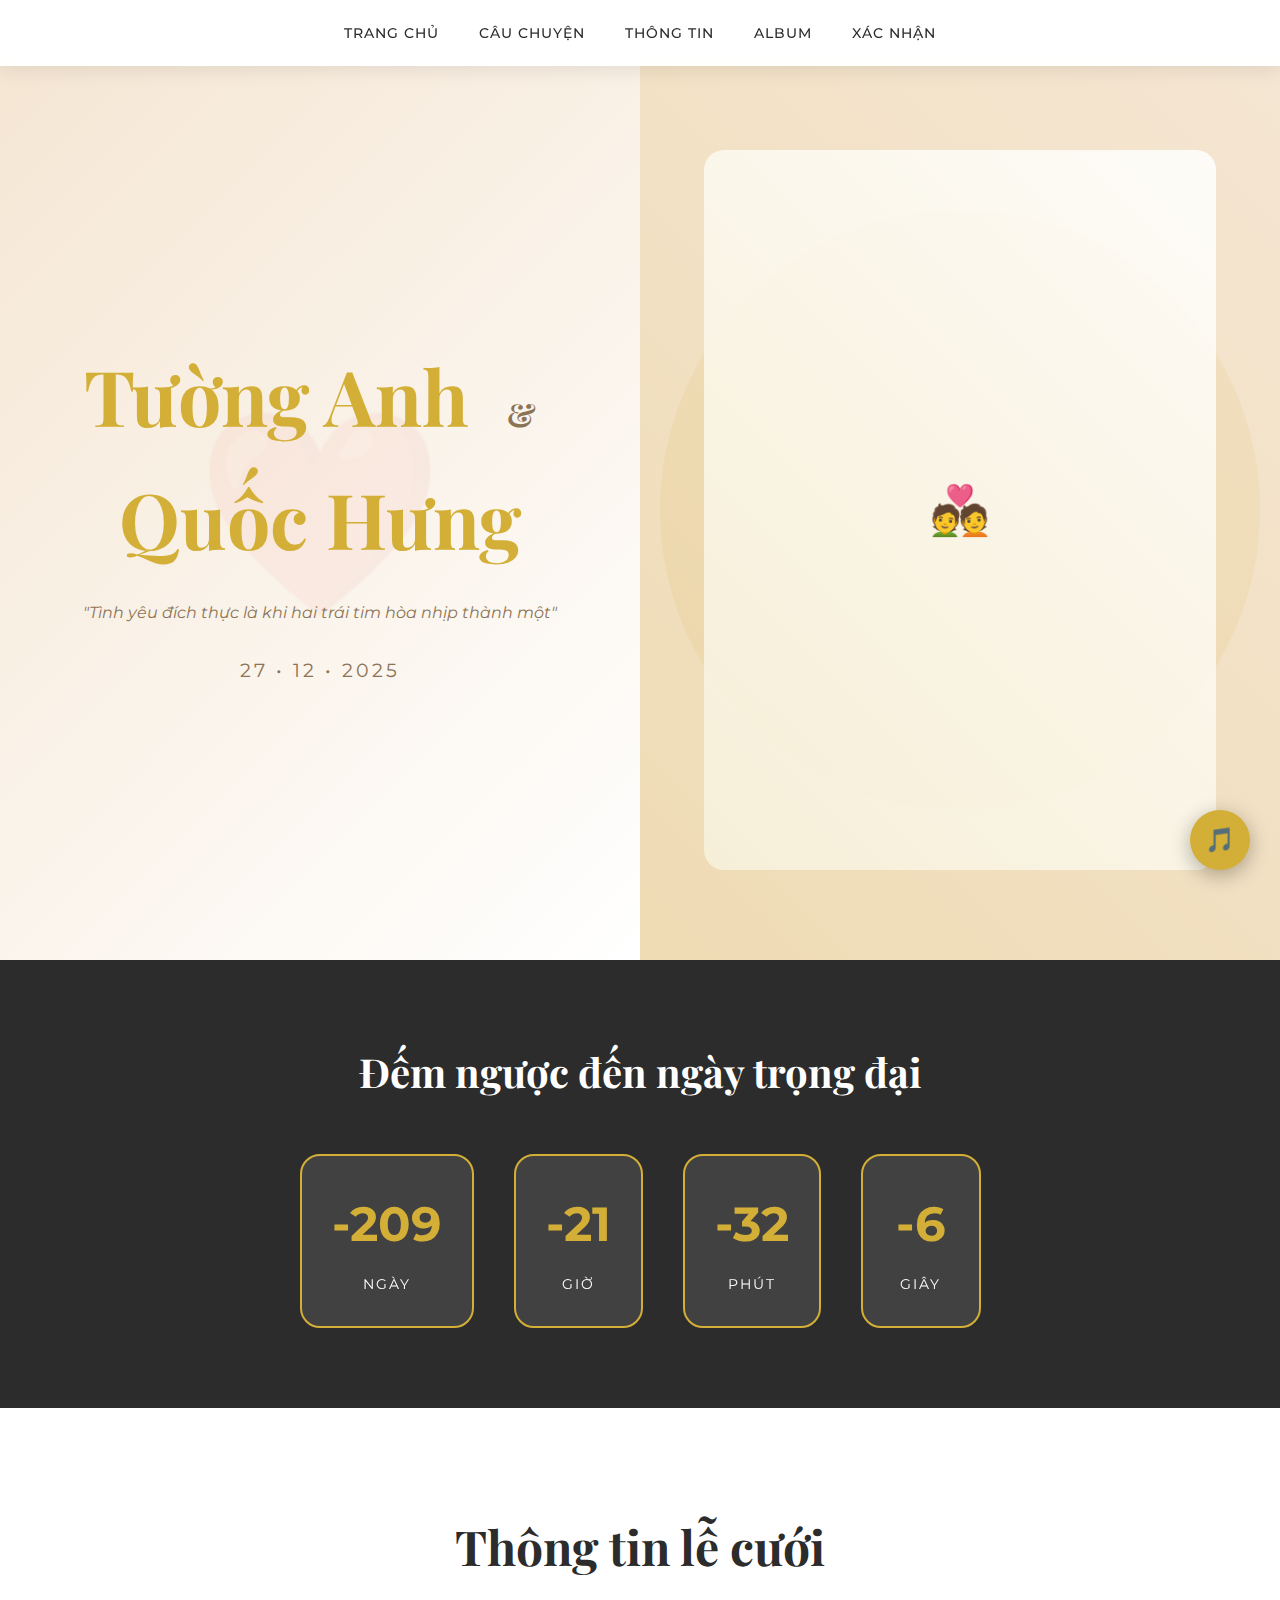
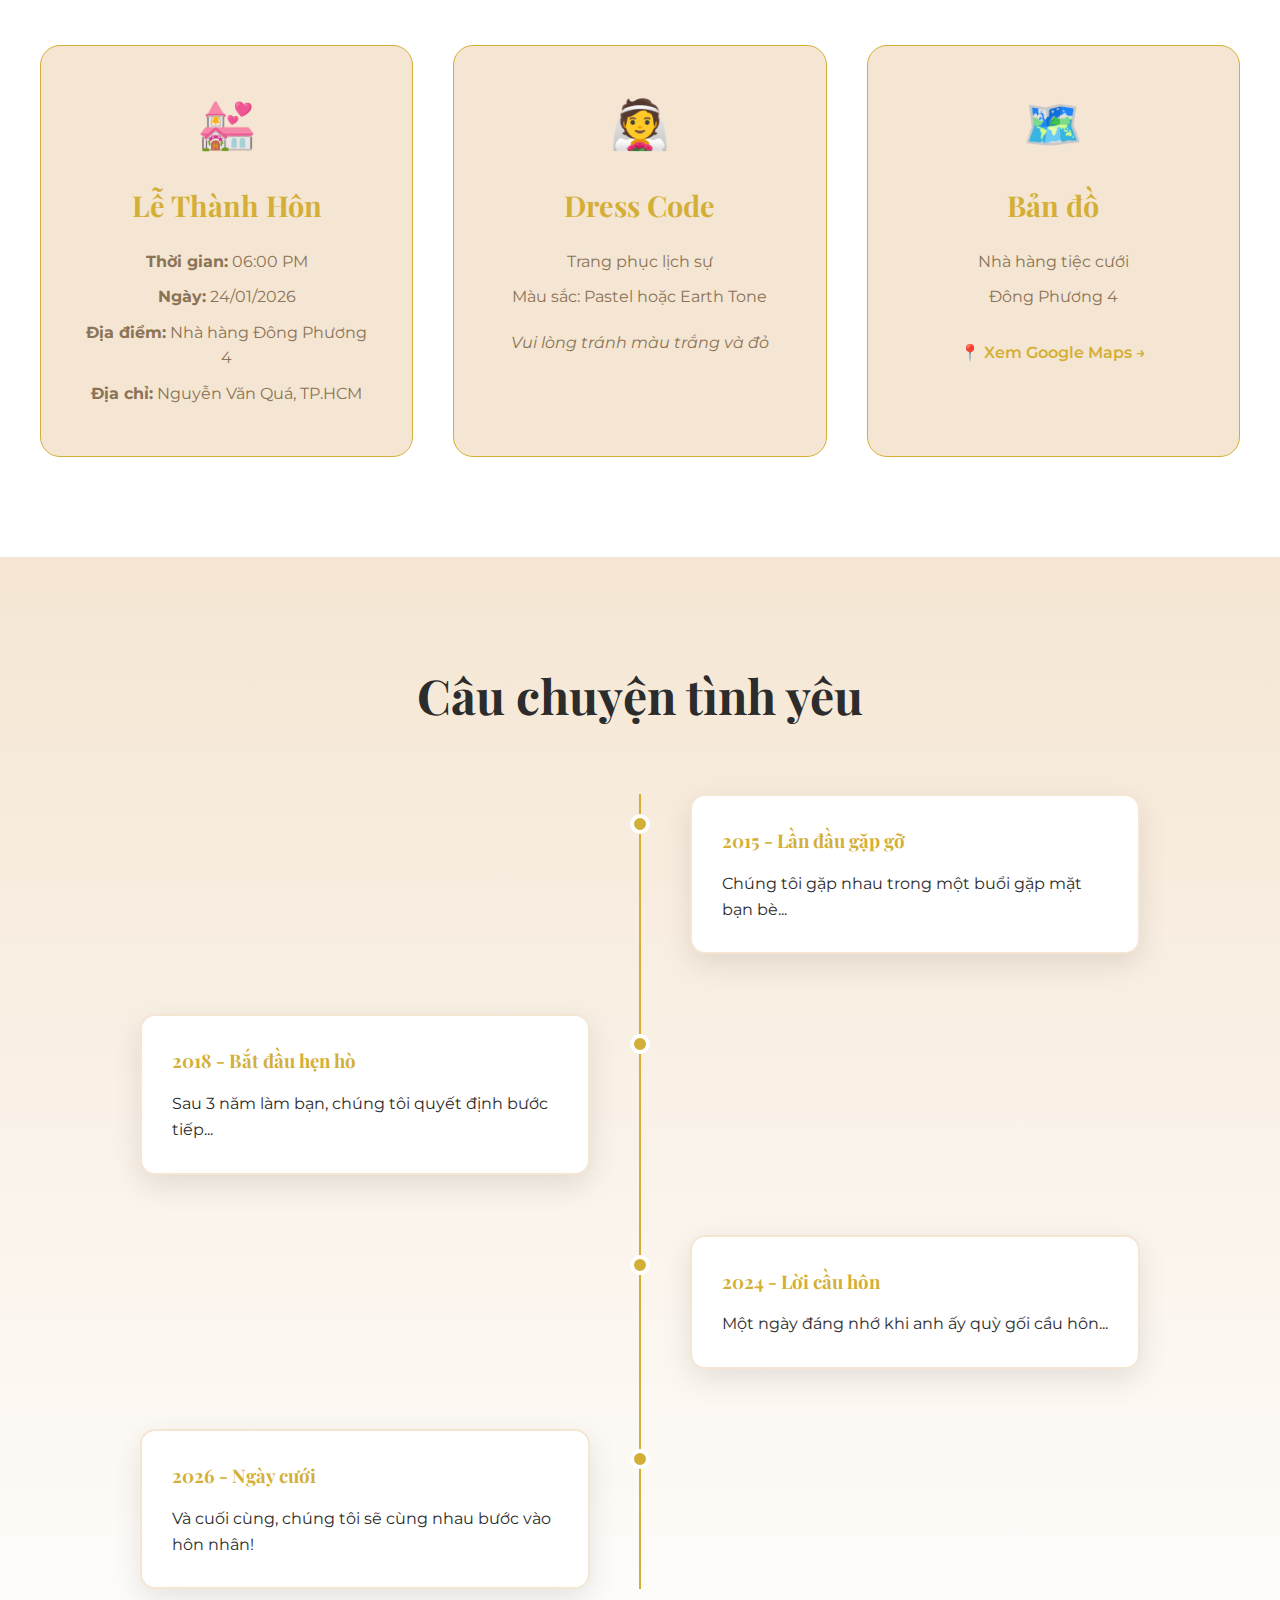
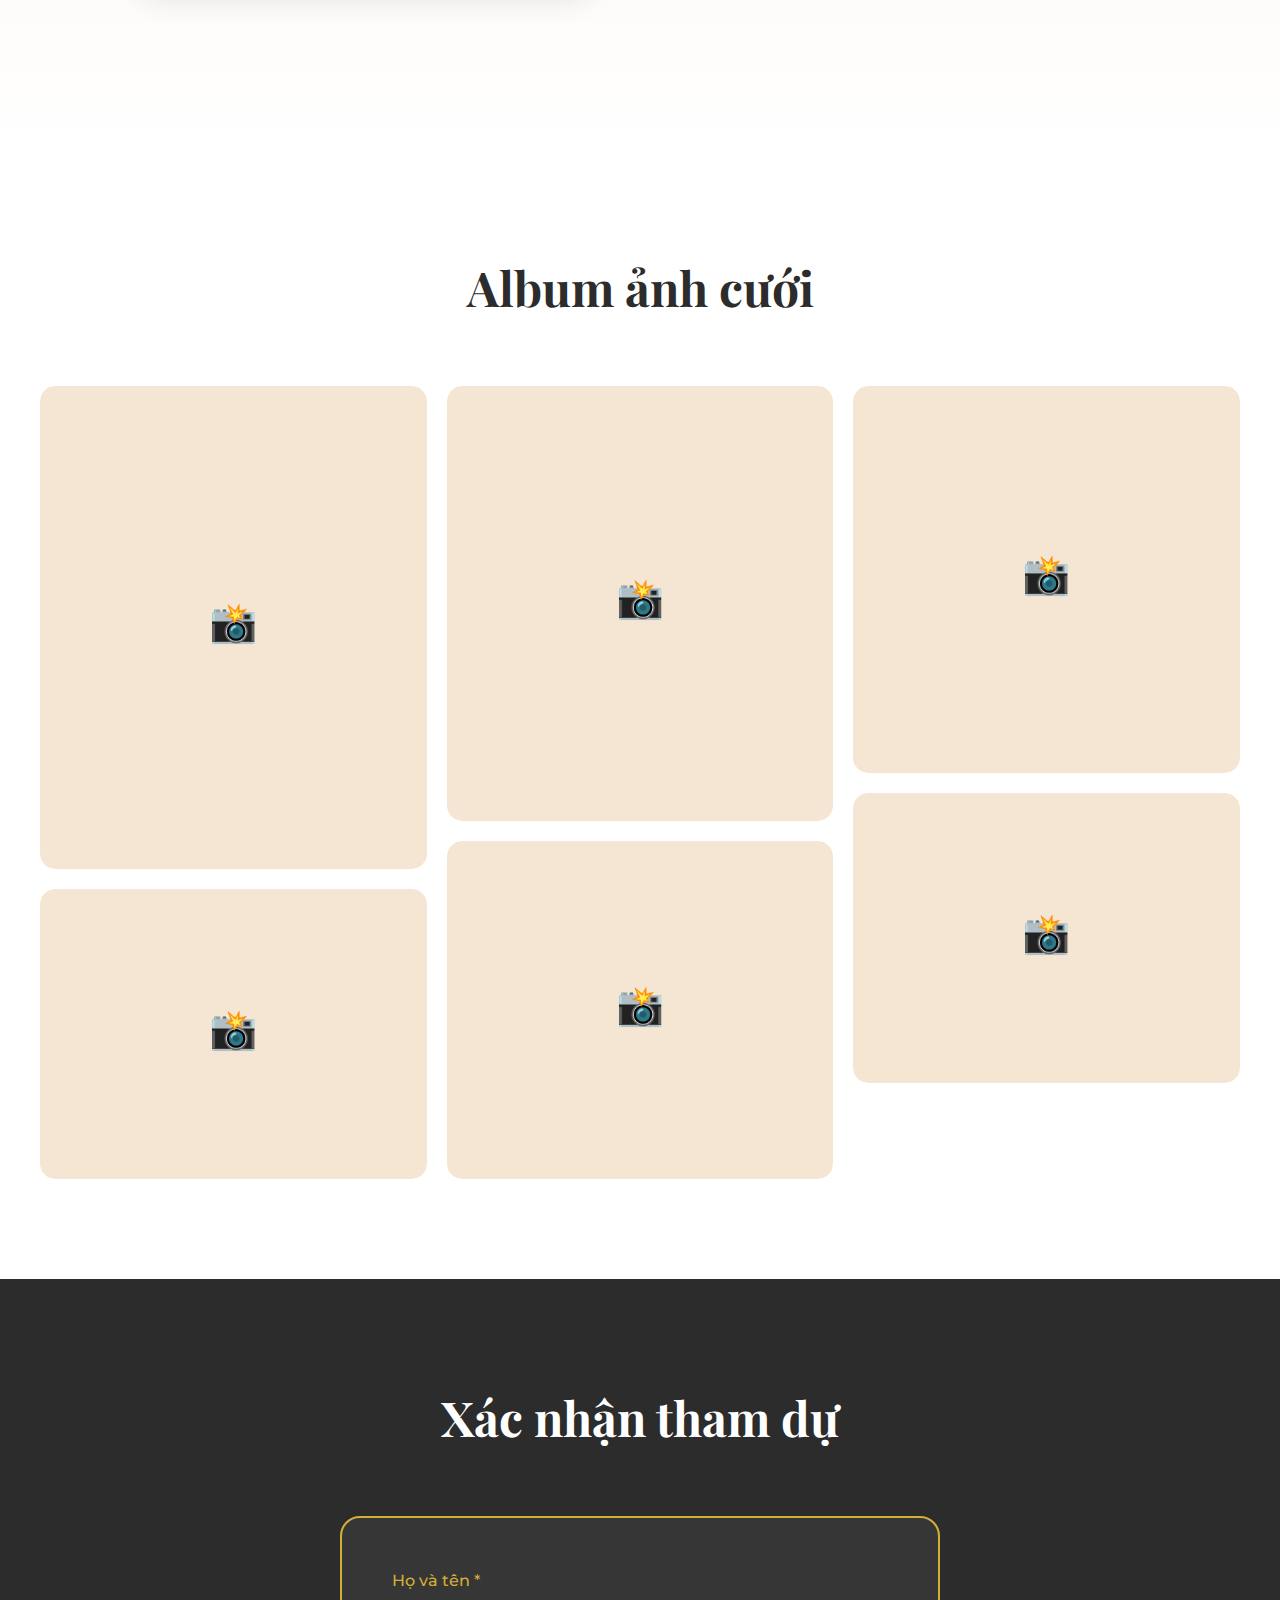
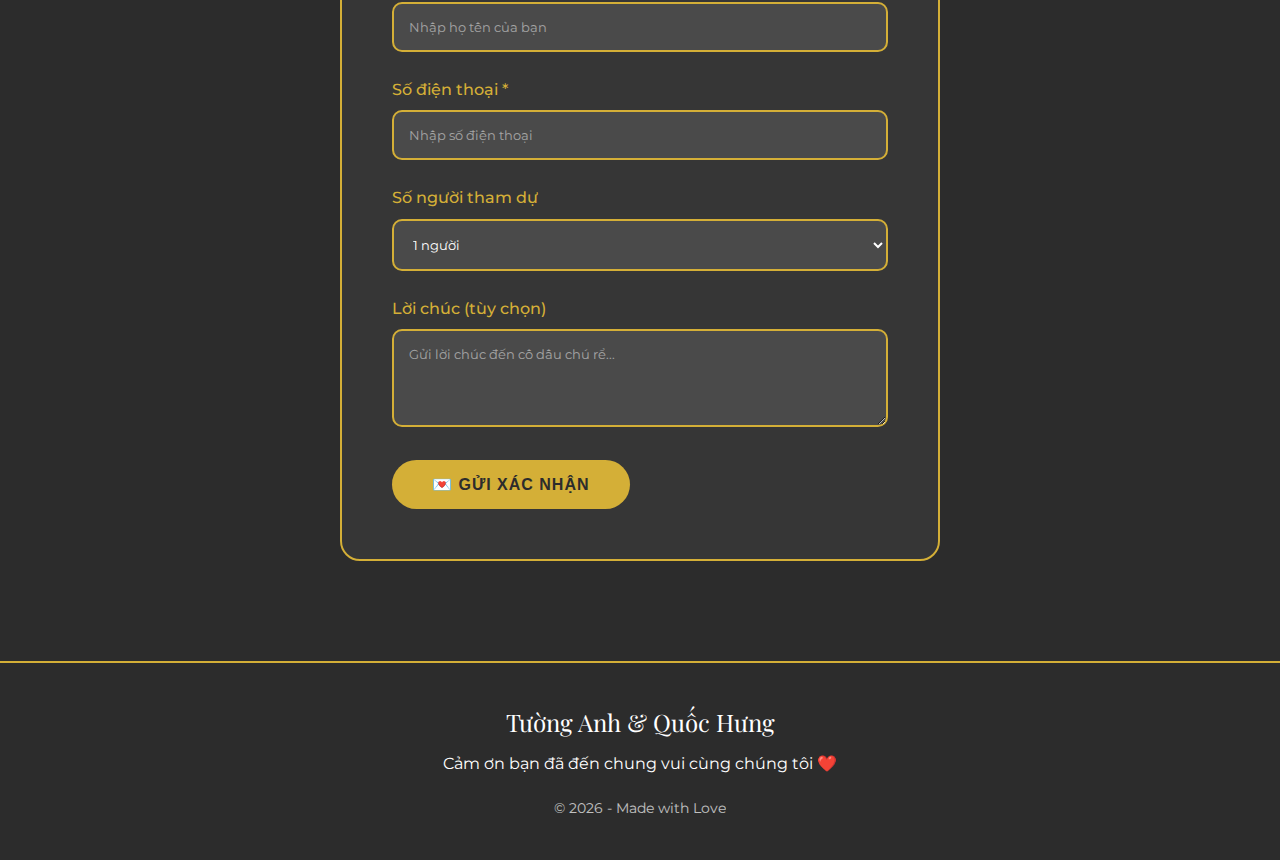
<file: index_old.html>
<!DOCTYPE html>
<html lang="vi">
<head>
    <meta charset="UTF-8">
    <meta name="viewport" content="width=device-width, initial-scale=1.0">
    <title>Thiệp Cưới - Tường Anh ❤️ Quốc Hưng</title>
    <link href="https://fonts.googleapis.com/css2?family=Playfair+Display:wght@400;600;700&family=Montserrat:wght@300;400;500;600&display=swap" rel="stylesheet">
    <style>
        * {
            margin: 0;
            padding: 0;
            box-sizing: border-box;
        }

        :root {
            --primary: #d4af37;
            --secondary: #8b7355;
            --accent: #f5e6d3;
            --dark: #2c2c2c;
            --light: #ffffff;
        }

        body {
            font-family: 'Montserrat', sans-serif;
            color: var(--dark);
            line-height: 1.6;
            overflow-x: hidden;
        }

        /* Navigation */
        nav {
            position: fixed;
            top: 0;
            width: 100%;
            background: rgba(255, 255, 255, 0.95);
            backdrop-filter: blur(10px);
            z-index: 1000;
            box-shadow: 0 2px 20px rgba(0,0,0,0.1);
        }

        nav ul {
            display: flex;
            justify-content: center;
            list-style: none;
            padding: 20px;
            gap: 40px;
        }

        nav a {
            text-decoration: none;
            color: var(--dark);
            font-weight: 500;
            transition: color 0.3s;
            font-size: 14px;
            text-transform: uppercase;
            letter-spacing: 1px;
        }

        nav a:hover {
            color: var(--primary);
        }

        /* Hero Section - Split Design */
        .hero {
            height: 100vh;
            display: grid;
            grid-template-columns: 1fr 1fr;
            margin-top: 60px;
        }

        .hero-left {
            background: linear-gradient(135deg, var(--accent) 0%, #fff 100%);
            display: flex;
            flex-direction: column;
            justify-content: center;
            align-items: center;
            padding: 60px;
            position: relative;
        }

        .hero-left::before {
            content: '❤️';
            position: absolute;
            font-size: 200px;
            opacity: 0.05;
            animation: pulse 3s infinite;
        }

        @keyframes pulse {
            0%, 100% { transform: scale(1); }
            50% { transform: scale(1.1); }
        }

        .hero-names {
            text-align: center;
            z-index: 1;
        }

        .hero-names h1 {
            font-family: 'Playfair Display', serif;
            font-size: clamp(3rem, 6vw, 5rem);
            color: var(--primary);
            margin-bottom: 20px;
            font-weight: 700;
        }

        .hero-names .ampersand {
            font-size: 2rem;
            margin: 0 20px;
            color: var(--secondary);
        }

        .hero-names .date {
            font-size: 1.2rem;
            color: var(--secondary);
            margin-top: 30px;
            letter-spacing: 3px;
        }

        .hero-right {
            background: url('data:image/svg+xml,<svg xmlns="http://www.w3.org/2000/svg" viewBox="0 0 800 600"><rect fill="%23f5e6d3" width="800" height="600"/><circle cx="400" cy="300" r="200" fill="%23d4af37" opacity="0.1"/></svg>') center/cover;
            display: flex;
            align-items: center;
            justify-content: center;
            position: relative;
            overflow: hidden;
        }

        .hero-right::after {
            content: '';
            position: absolute;
            width: 100%;
            height: 100%;
            background: linear-gradient(45deg, rgba(212,175,55,0.2) 0%, transparent 100%);
        }

        /* Countdown Section */
        .countdown-section {
            background: var(--dark);
            color: var(--light);
            padding: 80px 20px;
            text-align: center;
        }

        .countdown-section h2 {
            font-family: 'Playfair Display', serif;
            font-size: 2.5rem;
            margin-bottom: 50px;
        }

        .countdown {
            display: flex;
            justify-content: center;
            gap: 40px;
            flex-wrap: wrap;
        }

        .countdown-box {
            background: rgba(255,255,255,0.1);
            padding: 30px;
            border-radius: 20px;
            min-width: 120px;
            border: 2px solid var(--primary);
            backdrop-filter: blur(10px);
        }

        .countdown-box .number {
            font-size: 3rem;
            font-weight: 700;
            color: var(--primary);
        }

        .countdown-box .label {
            text-transform: uppercase;
            font-size: 0.9rem;
            letter-spacing: 2px;
            margin-top: 10px;
        }

        /* Wedding Info - Card Layout */
        .info-section {
            padding: 100px 20px;
            background: var(--light);
        }

        .container {
            max-width: 1200px;
            margin: 0 auto;
        }

        .section-title {
            font-family: 'Playfair Display', serif;
            font-size: 3rem;
            text-align: center;
            margin-bottom: 60px;
            color: var(--dark);
        }

        .info-grid {
            display: grid;
            grid-template-columns: repeat(auto-fit, minmax(300px, 1fr));
            gap: 40px;
        }

        .info-card {
            background: var(--accent);
            padding: 40px;
            border-radius: 20px;
            text-align: center;
            transition: transform 0.3s, box-shadow 0.3s;
            border: 1px solid var(--primary);
        }

        .info-card:hover {
            transform: translateY(-10px);
            box-shadow: 0 20px 40px rgba(0,0,0,0.1);
        }

        .info-card .icon {
            font-size: 3rem;
            margin-bottom: 20px;
        }

        .info-card h3 {
            font-family: 'Playfair Display', serif;
            font-size: 1.8rem;
            margin-bottom: 20px;
            color: var(--primary);
        }

        .info-card p {
            margin-bottom: 10px;
            color: var(--secondary);
        }

        /* Timeline Section */
        .timeline-section {
            padding: 100px 20px;
            background: linear-gradient(to bottom, var(--accent) 0%, var(--light) 100%);
        }

        .timeline {
            position: relative;
            max-width: 1000px;
            margin: 0 auto;
        }

        .timeline::before {
            content: '';
            position: absolute;
            left: 50%;
            transform: translateX(-50%);
            width: 2px;
            height: 100%;
            background: var(--primary);
        }

        .timeline-item {
            margin-bottom: 60px;
            position: relative;
        }

        .timeline-content {
            background: white;
            padding: 30px;
            border-radius: 15px;
            width: 45%;
            box-shadow: 0 10px 30px rgba(0,0,0,0.1);
            border: 2px solid var(--accent);
        }

        .timeline-item:nth-child(odd) .timeline-content {
            margin-left: auto;
        }

        .timeline-content h3 {
            font-family: 'Playfair Display', serif;
            color: var(--primary);
            margin-bottom: 15px;
        }

        .timeline-dot {
            position: absolute;
            left: 50%;
            top: 20px;
            transform: translateX(-50%);
            width: 20px;
            height: 20px;
            background: var(--primary);
            border-radius: 50%;
            border: 4px solid white;
            z-index: 1;
        }

        /* Gallery Masonry */
        .gallery-section {
            padding: 100px 20px;
            background: var(--light);
        }

        .gallery {
            columns: 3;
            column-gap: 20px;
            max-width: 1200px;
            margin: 0 auto;
        }

        .gallery-item {
            break-inside: avoid;
            margin-bottom: 20px;
            border-radius: 15px;
            overflow: hidden;
            cursor: pointer;
            transition: transform 0.3s;
        }

        .gallery-item:hover {
            transform: scale(1.05);
        }

        .gallery-item img {
            width: 100%;
            display: block;
            border-radius: 15px;
        }

        /* RSVP Form */
        .rsvp-section {
            padding: 100px 20px;
            background: var(--dark);
            color: var(--light);
        }

        .rsvp-form {
            max-width: 600px;
            margin: 0 auto;
            background: rgba(255,255,255,0.05);
            padding: 50px;
            border-radius: 20px;
            border: 2px solid var(--primary);
        }

        .form-group {
            margin-bottom: 25px;
        }

        .form-group label {
            display: block;
            margin-bottom: 8px;
            color: var(--primary);
            font-weight: 500;
        }

        .form-group input,
        .form-group select,
        .form-group textarea {
            width: 100%;
            padding: 15px;
            border: 2px solid var(--primary);
            background: rgba(255,255,255,0.1);
            border-radius: 10px;
            color: var(--light);
            font-family: inherit;
        }

        .form-group input::placeholder,
        .form-group textarea::placeholder {
            color: rgba(255,255,255,0.5);
        }

        .btn {
            background: var(--primary);
            color: var(--dark);
            padding: 15px 40px;
            border: none;
            border-radius: 30px;
            font-size: 1rem;
            font-weight: 600;
            cursor: pointer;
            transition: all 0.3s;
            text-transform: uppercase;
            letter-spacing: 1px;
        }

        .btn:hover {
            background: var(--light);
            transform: translateY(-3px);
            box-shadow: 0 10px 25px rgba(0,0,0,0.3);
        }

        /* Footer */
        footer {
            background: var(--dark);
            color: var(--light);
            text-align: center;
            padding: 40px 20px;
            border-top: 2px solid var(--primary);
        }

        /* Music Control */
        .music-btn {
            position: fixed;
            bottom: 30px;
            right: 30px;
            width: 60px;
            height: 60px;
            background: var(--primary);
            border-radius: 50%;
            display: flex;
            align-items: center;
            justify-content: center;
            cursor: pointer;
            box-shadow: 0 5px 20px rgba(0,0,0,0.3);
            z-index: 999;
            transition: transform 0.3s;
        }

        .music-btn:hover {
            transform: scale(1.1) rotate(15deg);
        }

        .music-btn span {
            font-size: 1.5rem;
        }

        /* Responsive */
        @media (max-width: 968px) {
            .hero {
                grid-template-columns: 1fr;
                height: auto;
            }

            nav ul {
                gap: 20px;
                font-size: 12px;
            }

            .timeline::before {
                left: 20px;
            }

            .timeline-content {
                width: calc(100% - 60px);
                margin-left: 60px !important;
            }

            .timeline-dot {
                left: 20px;
            }

            .gallery {
                columns: 2;
            }

            .countdown {
                gap: 20px;
            }
        }

        @media (max-width: 640px) {
            .gallery {
                columns: 1;
            }

            .hero-names h1 {
                font-size: 2.5rem;
            }
        }

        /* Animations */
        @keyframes fadeInUp {
            from {
                opacity: 0;
                transform: translateY(30px);
            }
            to {
                opacity: 1;
                transform: translateY(0);
            }
        }

        .fade-in {
            animation: fadeInUp 0.8s ease-out;
        }
    </style>
</head>
<body>
    <!-- Navigation -->
    <nav>
        <ul>
            <li><a href="#home">Trang chủ</a></li>
            <li><a href="#story">Câu chuyện</a></li>
            <li><a href="#info">Thông tin</a></li>
            <li><a href="#gallery">Album</a></li>
            <li><a href="#rsvp">Xác nhận</a></li>
        </ul>
    </nav>

    <!-- Hero Section -->
    <section class="hero" id="home">
        <div class="hero-left">
            <div class="hero-names fade-in">
                <h1>Tường Anh <span class="ampersand">&</span> Quốc Hưng</h1>
                <p style="font-style: italic; color: #8b7355; margin-top: 20px;">
                    "Tình yêu đích thực là khi hai trái tim hòa nhịp thành một"
                </p>
                <div class="date">27 • 12 • 2025</div>
            </div>
        </div>
        <div class="hero-right">
            <div style="width: 80%; height: 80%; background: rgba(255,255,255,0.9); border-radius: 20px; display: flex; align-items: center; justify-content: center; font-size: 3rem;">
                💑
            </div>
        </div>
    </section>

    <!-- Countdown -->
    <section class="countdown-section">
        <h2>Đếm ngược đến ngày trọng đại</h2>
        <div class="countdown" id="countdown">
            <div class="countdown-box">
                <div class="number" id="days">00</div>
                <div class="label">Ngày</div>
            </div>
            <div class="countdown-box">
                <div class="number" id="hours">00</div>
                <div class="label">Giờ</div>
            </div>
            <div class="countdown-box">
                <div class="number" id="minutes">00</div>
                <div class="label">Phút</div>
            </div>
            <div class="countdown-box">
                <div class="number" id="seconds">00</div>
                <div class="label">Giây</div>
            </div>
        </div>
    </section>

    <!-- Wedding Info -->
    <section class="info-section" id="info">
        <div class="container">
            <h2 class="section-title">Thông tin lễ cưới</h2>
            <div class="info-grid">
                <div class="info-card fade-in">
                    <div class="icon">💒</div>
                    <h3>Lễ Thành Hôn</h3>
                    <p><strong>Thời gian:</strong> 06:00 PM</p>
                    <p><strong>Ngày:</strong> 24/01/2026</p>
                    <p><strong>Địa điểm:</strong> Nhà hàng Đông Phương 4</p>
                    <p><strong>Địa chỉ:</strong> Nguyễn Văn Quá, TP.HCM</p>
                </div>
                <div class="info-card fade-in">
                    <div class="icon">👰</div>
                    <h3>Dress Code</h3>
                    <p>Trang phục lịch sự</p>
                    <p>Màu sắc: Pastel hoặc Earth Tone</p>
                    <p style="margin-top: 20px; font-style: italic;">Vui lòng tránh màu trắng và đỏ</p>
                </div>
                <div class="info-card fade-in">
                    <div class="icon">🗺️</div>
                    <h3>Bản đồ</h3>
                    <p>Nhà hàng tiệc cưới</p>
                    <p>Đông Phương 4</p>
                    <a href="https://maps.app.goo.gl/vxQK9tRDNQv6YXGq9" target="_blank" style="display: inline-block; margin-top: 20px; color: #d4af37; text-decoration: none; font-weight: 600;">📍 Xem Google Maps →</a>
                </div>
            </div>
        </div>
    </section>

    <!-- Timeline Story -->
    <section class="timeline-section" id="story">
        <div class="container">
            <h2 class="section-title">Câu chuyện tình yêu</h2>
            <div class="timeline">
                <div class="timeline-item">
                    <div class="timeline-dot"></div>
                    <div class="timeline-content">
                        <h3>2015 - Lần đầu gặp gỡ</h3>
                        <p>Chúng tôi gặp nhau trong một buổi gặp mặt bạn bè...</p>
                    </div>
                </div>
                <div class="timeline-item">
                    <div class="timeline-dot"></div>
                    <div class="timeline-content">
                        <h3>2018 - Bắt đầu hẹn hò</h3>
                        <p>Sau 3 năm làm bạn, chúng tôi quyết định bước tiếp...</p>
                    </div>
                </div>
                <div class="timeline-item">
                    <div class="timeline-dot"></div>
                    <div class="timeline-content">
                        <h3>2024 - Lời cầu hôn</h3>
                        <p>Một ngày đáng nhớ khi anh ấy quỳ gối cầu hôn...</p>
                    </div>
                </div>
                <div class="timeline-item">
                    <div class="timeline-dot"></div>
                    <div class="timeline-content">
                        <h3>2026 - Ngày cưới</h3>
                        <p>Và cuối cùng, chúng tôi sẽ cùng nhau bước vào hôn nhân!</p>
                    </div>
                </div>
            </div>
        </div>
    </section>

    <!-- Gallery -->
    <section class="gallery-section" id="gallery">
        <div class="container">
            <h2 class="section-title">Album ảnh cưới</h2>
            <div class="gallery">
                <div class="gallery-item">
                    <img src="data:image/svg+xml,%3Csvg xmlns='http://www.w3.org/2000/svg' width='400' height='500'%3E%3Crect fill='%23f5e6d3' width='400' height='500'/%3E%3Ctext x='50%25' y='50%25' dominant-baseline='middle' text-anchor='middle' font-size='40' fill='%23d4af37'%3E📸%3C/text%3E%3C/svg%3E" alt="Photo 1">
                </div>
                <div class="gallery-item">
                    <img src="data:image/svg+xml,%3Csvg xmlns='http://www.w3.org/2000/svg' width='400' height='300'%3E%3Crect fill='%23f5e6d3' width='400' height='300'/%3E%3Ctext x='50%25' y='50%25' dominant-baseline='middle' text-anchor='middle' font-size='40' fill='%23d4af37'%3E📸%3C/text%3E%3C/svg%3E" alt="Photo 2">
                </div>
                <div class="gallery-item">
                    <img src="data:image/svg+xml,%3Csvg xmlns='http://www.w3.org/2000/svg' width='400' height='450'%3E%3Crect fill='%23f5e6d3' width='400' height='450'/%3E%3Ctext x='50%25' y='50%25' dominant-baseline='middle' text-anchor='middle' font-size='40' fill='%23d4af37'%3E📸%3C/text%3E%3C/svg%3E" alt="Photo 3">
                </div>
                <div class="gallery-item">
                    <img src="data:image/svg+xml,%3Csvg xmlns='http://www.w3.org/2000/svg' width='400' height='350'%3E%3Crect fill='%23f5e6d3' width='400' height='350'/%3E%3Ctext x='50%25' y='50%25' dominant-baseline='middle' text-anchor='middle' font-size='40' fill='%23d4af37'%3E📸%3C/text%3E%3C/svg%3E" alt="Photo 4">
                </div>
                <div class="gallery-item">
                    <img src="data:image/svg+xml,%3Csvg xmlns='http://www.w3.org/2000/svg' width='400' height='400'%3E%3Crect fill='%23f5e6d3' width='400' height='400'/%3E%3Ctext x='50%25' y='50%25' dominant-baseline='middle' text-anchor='middle' font-size='40' fill='%23d4af37'%3E📸%3C/text%3E%3C/svg%3E" alt="Photo 5">
                </div>
                <div class="gallery-item">
                    <img src="data:image/svg+xml,%3Csvg xmlns='http://www.w3.org/2000/svg' width='400' height='300'%3E%3Crect fill='%23f5e6d3' width='400' height='300'/%3E%3Ctext x='50%25' y='50%25' dominant-baseline='middle' text-anchor='middle' font-size='40' fill='%23d4af37'%3E📸%3C/text%3E%3C/svg%3E" alt="Photo 6">
                </div>
            </div>
        </div>
    </section>

    <!-- RSVP -->
    <section class="rsvp-section" id="rsvp">
        <div class="container">
            <h2 class="section-title" style="color: var(--light);">Xác nhận tham dự</h2>
            <form class="rsvp-form" id="rsvpForm">
                <div class="form-group">
                    <label for="name">Họ và tên *</label>
                    <input type="text" id="name" name="name" required placeholder="Nhập họ tên của bạn">
                </div>
                <div class="form-group">
                    <label for="phone">Số điện thoại *</label>
                    <input type="tel" id="phone" name="phone" required placeholder="Nhập số điện thoại">
                </div>
                <div class="form-group">
                    <label for="guests">Số người tham dự</label>
                    <select id="guests" name="guests">
                        <option value="1">1 người</option>
                        <option value="2">2 người</option>
                        <option value="3">3 người</option>
                        <option value="4">4 người</option>
                        <option value="5+">5+ người</option>
                    </select>
                </div>
                <div class="form-group">
                    <label for="message">Lời chúc (tùy chọn)</label>
                    <textarea id="message" name="message" rows="4" placeholder="Gửi lời chúc đến cô dâu chú rể..."></textarea>
                </div>
                <button type="submit" class="btn">💌 Gửi xác nhận</button>
            </form>
        </div>
    </section>

    <!-- Footer -->
    <footer>
        <p style="font-family: 'Playfair Display', serif; font-size: 1.5rem; margin-bottom: 10px;">Tường Anh & Quốc Hưng</p>
        <p>Cảm ơn bạn đã đến chung vui cùng chúng tôi ❤️</p>
        <p style="margin-top: 20px; font-size: 0.9rem; opacity: 0.7;">© 2026 - Made with Love</p>
    </footer>

    <!-- Music Control -->
    <div class="music-btn" id="musicBtn">
        <span id="musicIcon">🎵</span>
    </div>

    <script>
        // Countdown Timer
        function updateCountdown() {
            const wedding = new Date('2025-12-27T18:00:00').getTime();
            const now = new Date().getTime();
            const diff = wedding - now;

            const days = Math.floor(diff / (1000 * 60 * 60 * 24));
            const hours = Math.floor((diff % (1000 * 60 * 60 * 24)) / (1000 * 60 * 60));
            const minutes = Math.floor((diff % (1000 * 60 * 60)) / (1000 * 60));
            const seconds = Math.floor((diff % (1000 * 60)) / 1000);

            document.getElementById('days').textContent = String(days).padStart(2, '0');
            document.getElementById('hours').textContent = String(hours).padStart(2, '0');
            document.getElementById('minutes').textContent = String(minutes).padStart(2, '0');
            document.getElementById('seconds').textContent = String(seconds).padStart(2, '0');
        }

        setInterval(updateCountdown, 1000);
        updateCountdown();

        // RSVP Form
        document.getElementById('rsvpForm').addEventListener('submit', (e) => {
            e.preventDefault();
            alert('Cảm ơn bạn đã xác nhận tham dự! 💕');
            e.target.reset();
        });

        // Smooth Scroll
        document.querySelectorAll('a[href^="#"]').forEach(anchor => {
            anchor.addEventListener('click', function (e) {
                e.preventDefault();
                const target = document.querySelector(this.getAttribute('href'));
                if (target) {
                    target.scrollIntoView({ behavior: 'smooth', block: 'start' });
                }
            });
        });

        // Music Control
        let isPlaying = false;
        document.getElementById('musicBtn').addEventListener('click', () => {
            isPlaying = !isPlaying;
            document.getElementById('musicIcon').textContent = isPlaying ? '⏸️' : '🎵';
        });

        // Scroll Animations
        const observer = new IntersectionObserver((entries) => {
            entries.forEach(entry => {
                if (entry.isIntersecting) {
                    entry.target.classList.add('fade-in');
                }
            });
        }, { threshold: 0.1 });

        document.querySelectorAll('.info-card, .timeline-item, .gallery-item').forEach(el => {
            observer.observe(el);
        });
    </script>
</body>
</html>
</file>
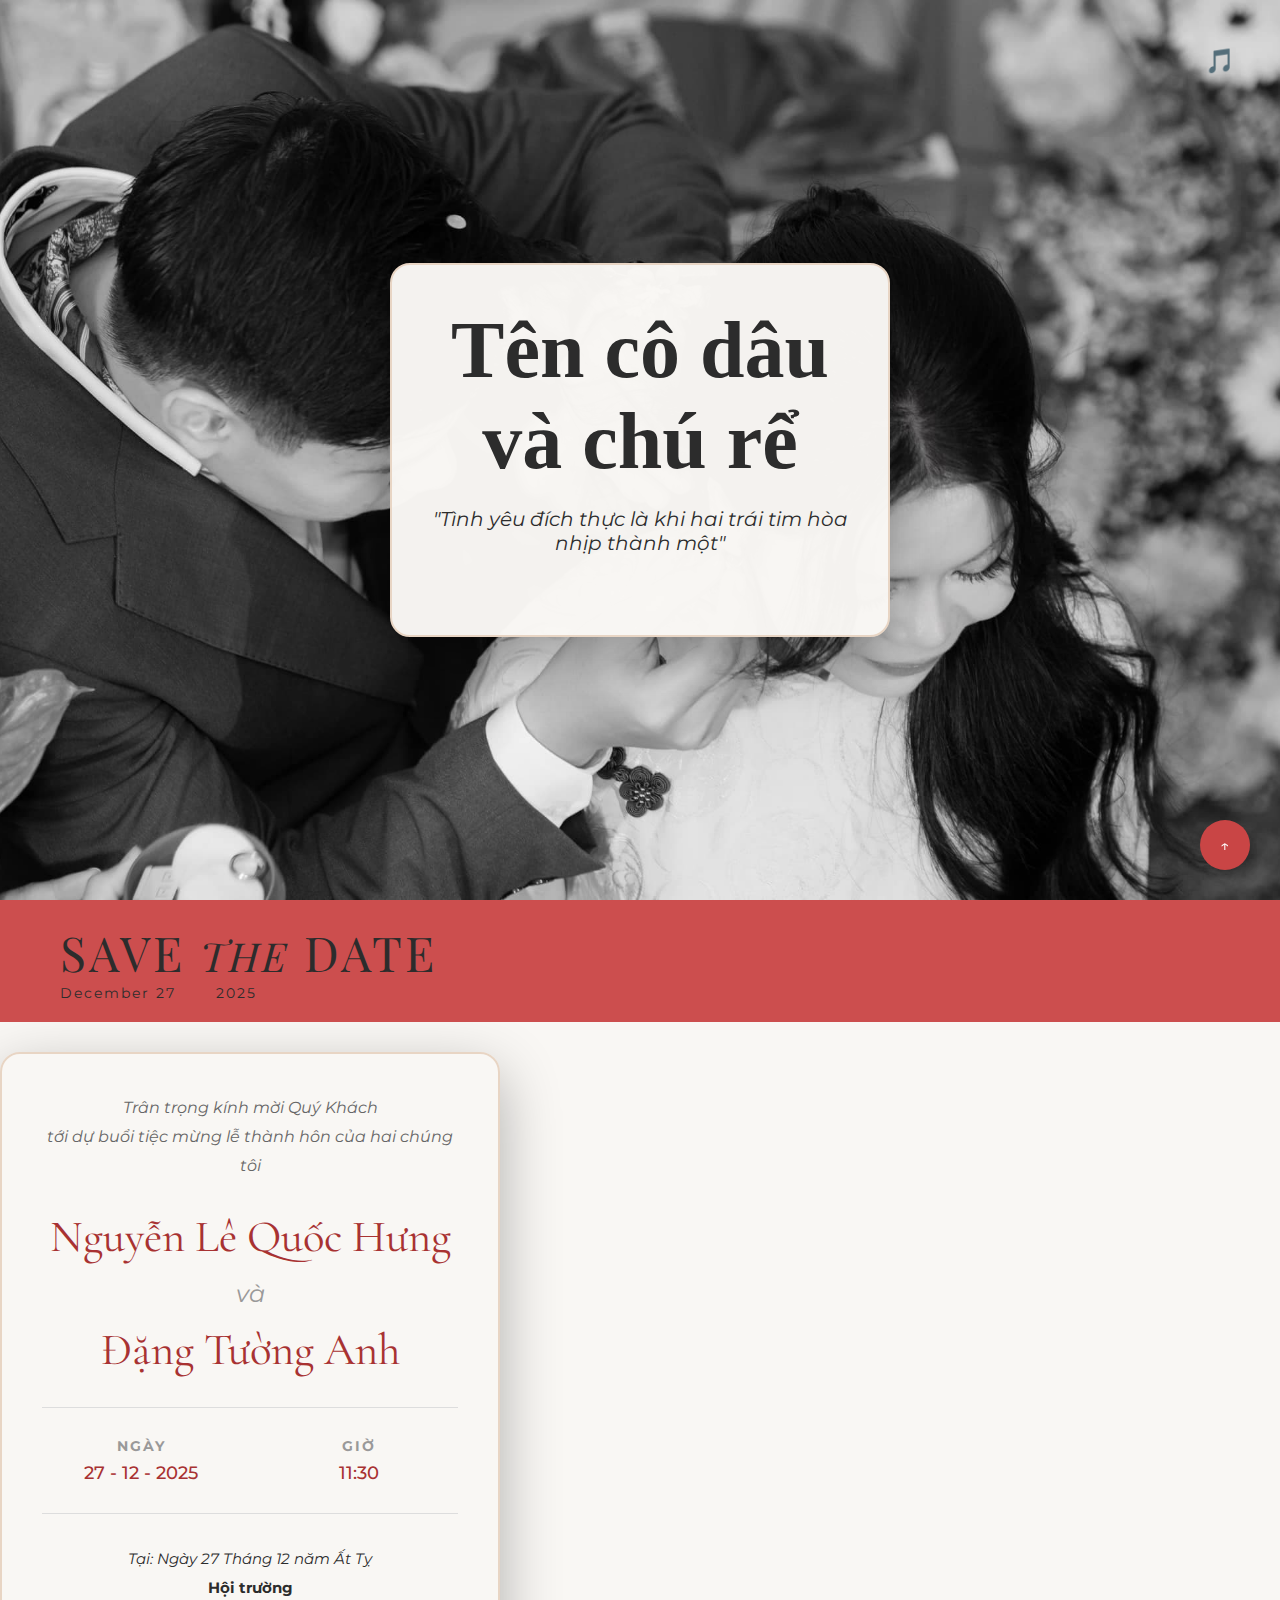
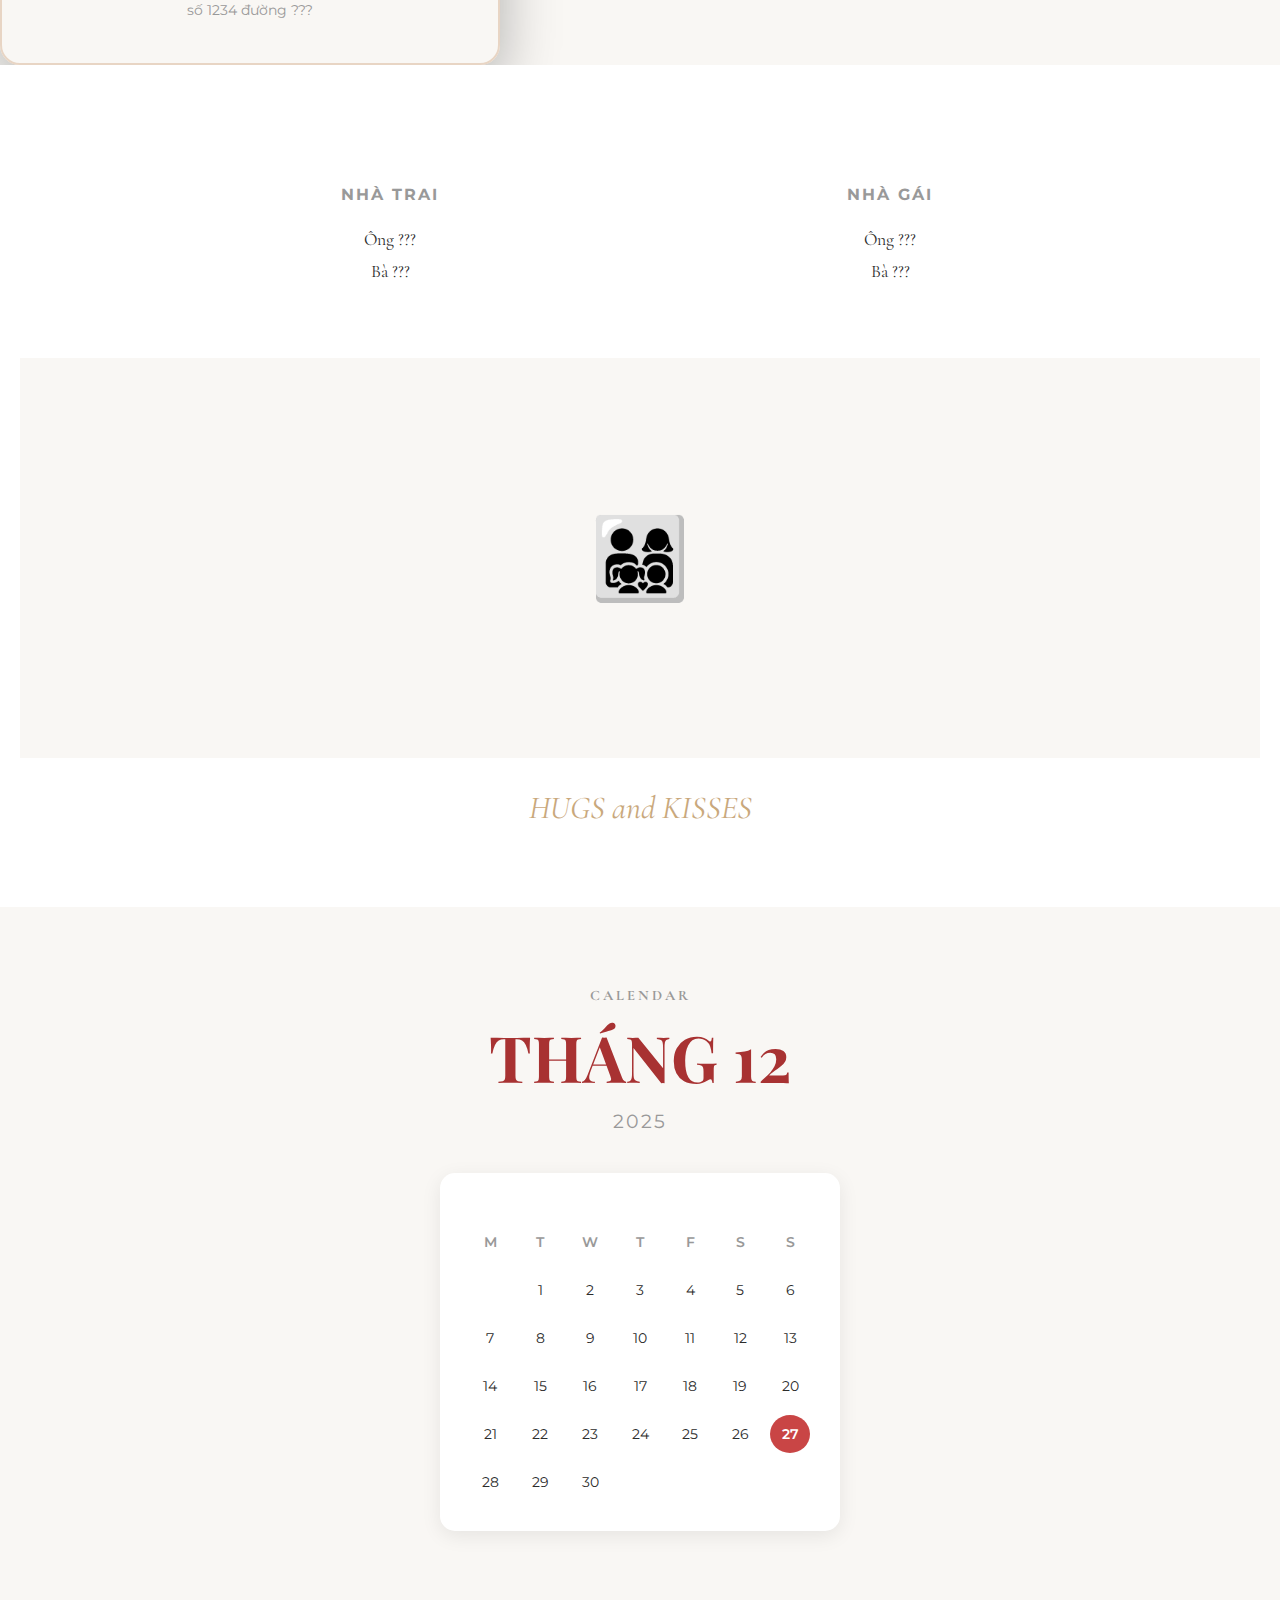
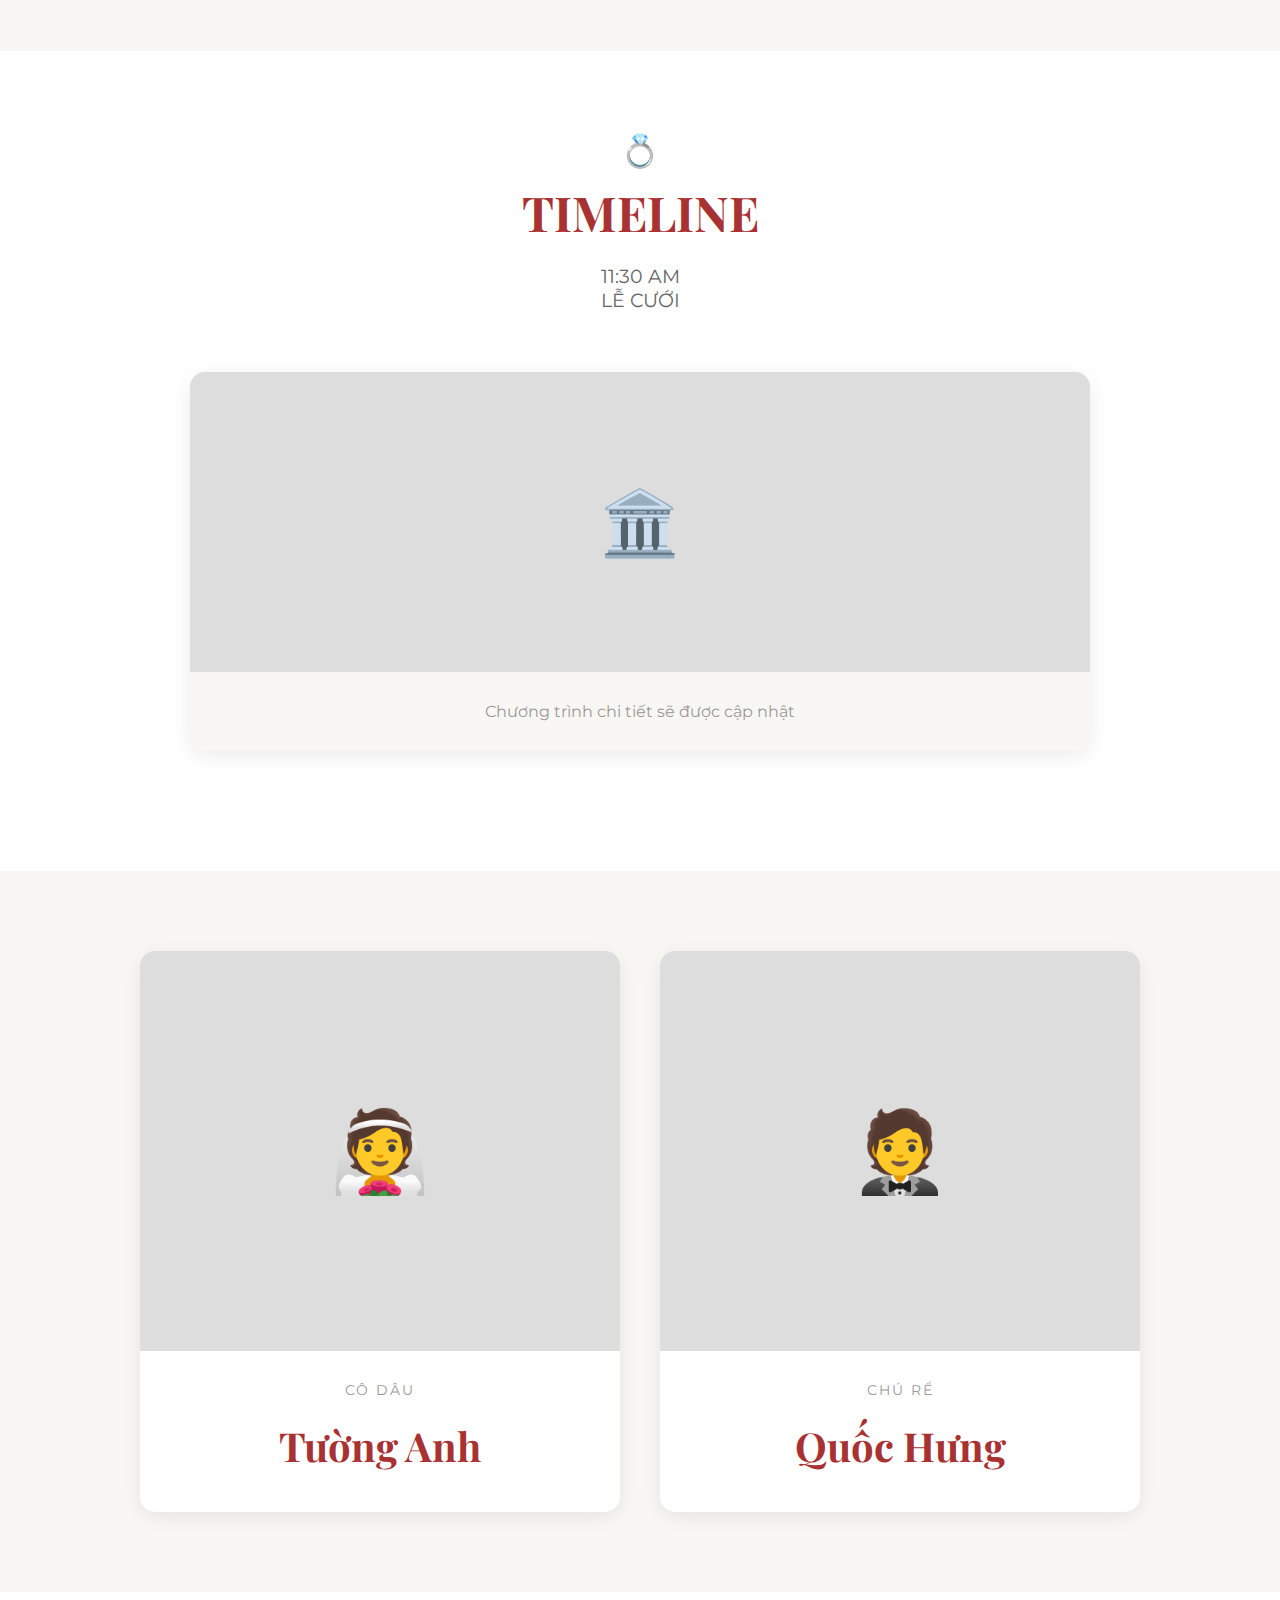
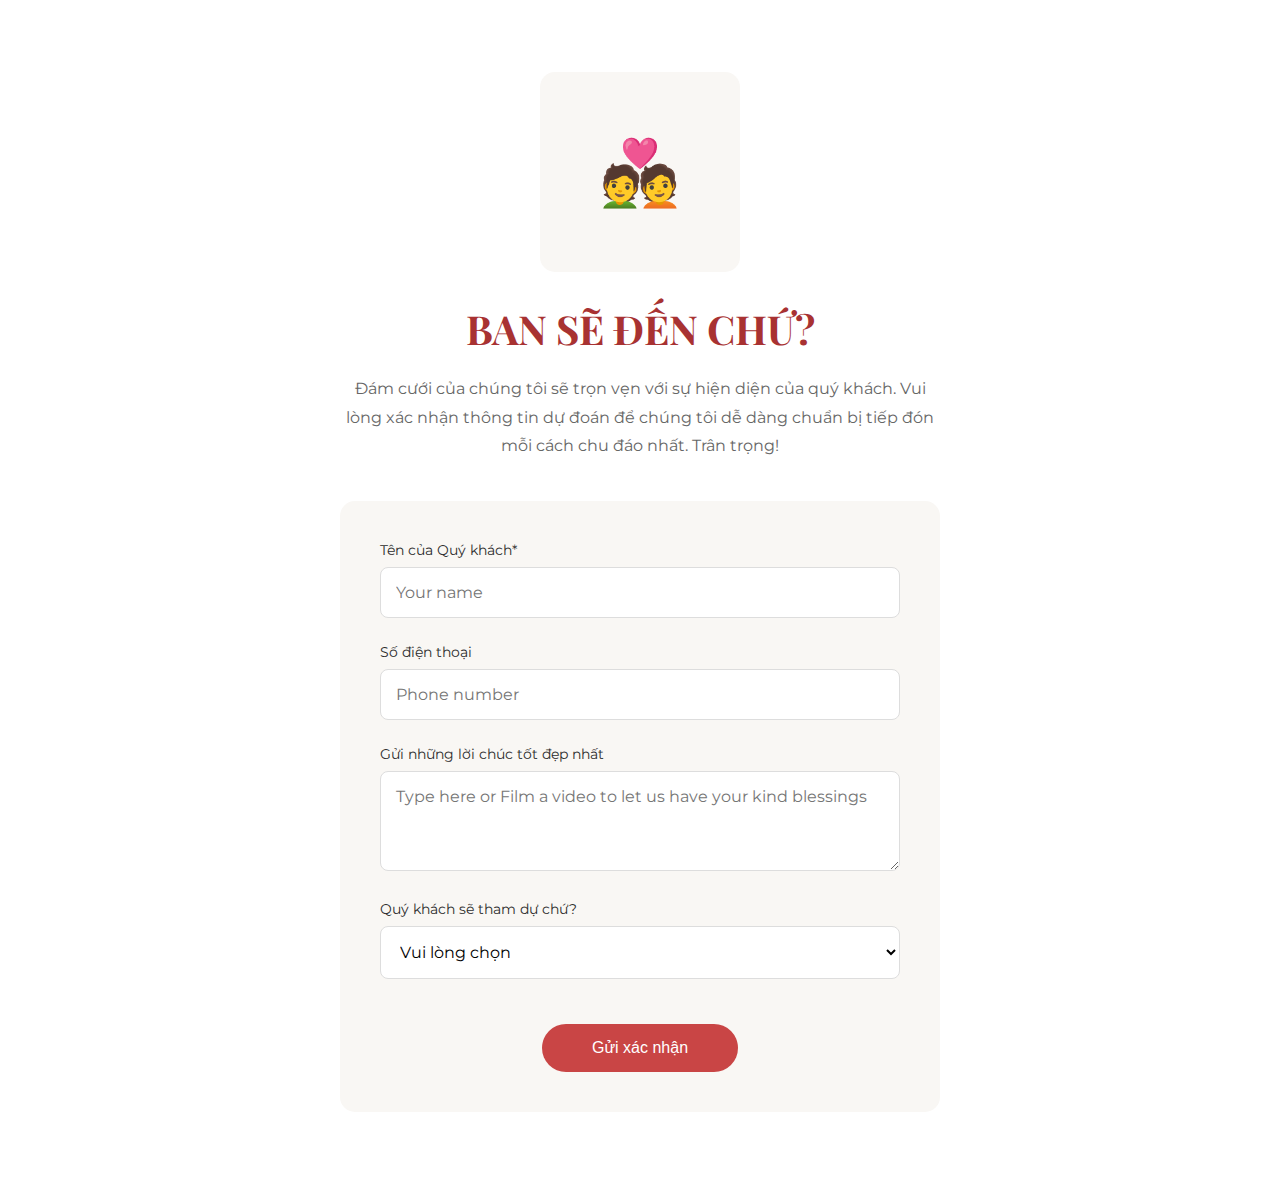
<file: index_old2.html>
<!DOCTYPE html>
<html lang="vi">

<head>
    <meta charset="UTF-8">
    <meta name="viewport" content="width=device-width, initial-scale=1.0">
    <title>Thiệp Cưới - Tường Anh & Quốc Hưng</title>
    <link
        href="https://fonts.googleapis.com/css2?family=Playfair+Display:wght@400;600;700&family=Cormorant+Garamond:wght@300;400;500;600&family=Montserrat:wght@300;400;500&display=swap"
        rel="stylesheet">

    <!-- Stylesheet -->
    <link href="./assets/css/styles.css" rel="stylesheet">

    <script src="./assets/js/script.js"></script>
</head>

<body>
    <!-- Hero Section - Save the Date -->
   <section class="hero" id="hero">
        <div class="hero-content fade-in">
            <h1 id="brideGroomTitle">Tên cô dâu và chú rể</h1>
            <p class="tagline">"Tình yêu đích thực là khi hai trái tim hòa nhịp thành một"</p>
        </div>
    </section>
    <section>
        <div class="save-date-banner">
            <h1>SAVE <span class="the">the</span> DATE</h1>
            <div class="date-info">
                <span>December 27</span>
                <span>2025</span>
            </div>
        </div>

        <div class="hero-content">
            <p class="invitation-text">
                Trân trọng kính mời Quý Khách<br>
                tới dự buổi tiệc mừng lễ thành hôn của hai chúng tôi
            </p>

            <div class="couple-names">
                <h2>Nguyễn Lê Quốc Hưng</h2>
                <p class="va">và</p>
                <h2>Đặng Tường Anh</h2>
            </div>

            <div class="wedding-details">
                <div class="detail-item">
                    <h4>NGÀY</h4>
                    <p>27 - 12 - 2025</p>
                </div>
                <div class="detail-item">
                    <h4>GIỜ</h4>
                    <p>11:30</p>
                </div>
            </div>

            <div class="venue-info">
                <p style="font-style: italic; margin-bottom: 10px;">Tại: Ngày 27 Tháng 12 năm Ất Tỵ</p>
                <p><strong>Hội trường</strong></p>
                <p style="font-size: 0.85rem; color: #999;">số 1234 đường ???</p>
            </div>
        </div>
    </section>

    <!-- Family Section -->
    <section class="family-section">
        <div class="family-grid">
            <div class="family-side">
                <h3>NHÀ TRAI</h3>
                <p>Ông ???<br>Bà ???</p>
            </div>
            <div class="family-side">
                <h3>NHÀ GÁI</h3>
                <p>Ông ???<br>Bà ???</p>
            </div>
        </div>

        <div class="family-photo">👨‍👩‍👧‍👦</div>
        <p class="hugs-kisses">HUGS and KISSES</p>
    </section>

    <!-- Calendar Section -->
    <section class="calendar-section">
        <div class="calendar-header">
            <h2>Calendar</h2>
            <h3>THÁNG 12</h3>
            <p class="year">2025</p>
        </div>

        <div class="calendar-display">
            <div class="calendar-grid">
                <div class="calendar-day header">M</div>
                <div class="calendar-day header">T</div>
                <div class="calendar-day header">W</div>
                <div class="calendar-day header">T</div>
                <div class="calendar-day header">F</div>
                <div class="calendar-day header">S</div>
                <div class="calendar-day header">S</div>

                <div class="calendar-day"></div>
                <div class="calendar-day">1</div>
                <div class="calendar-day">2</div>
                <div class="calendar-day">3</div>
                <div class="calendar-day">4</div>
                <div class="calendar-day">5</div>
                <div class="calendar-day">6</div>

                <div class="calendar-day">7</div>
                <div class="calendar-day">8</div>
                <div class="calendar-day">9</div>
                <div class="calendar-day">10</div>
                <div class="calendar-day">11</div>
                <div class="calendar-day">12</div>
                <div class="calendar-day">13</div>

                <div class="calendar-day">14</div>
                <div class="calendar-day">15</div>
                <div class="calendar-day">16</div>
                <div class="calendar-day">17</div>
                <div class="calendar-day">18</div>
                <div class="calendar-day">19</div>
                <div class="calendar-day">20</div>

                <div class="calendar-day">21</div>
                <div class="calendar-day">22</div>
                <div class="calendar-day">23</div>
                <div class="calendar-day">24</div>
                <div class="calendar-day">25</div>
                <div class="calendar-day">26</div>
                <div class="calendar-day highlighted">27</div>

                <div class="calendar-day">28</div>
                <div class="calendar-day">29</div>
                <div class="calendar-day">30</div>
            </div>
        </div>
    </section>

    <!-- Timeline Section -->
    <section class="timeline-section">
        <div class="timeline-header">
            <div class="rings">💍</div>
            <h2>TIMELINE</h2>
            <p class="time">11:30 AM<br>LỄ CƯỚI</p>
        </div>

        <div class="timeline-event">
            <div class="timeline-photo">🏛️</div>
            <div class="timeline-content">
                <p style="text-align: center; color: #999;">Chương trình chi tiết sẽ được cập nhật</p>
            </div>
        </div>
    </section>

    <!-- Bride & Groom Profiles -->
    <section class="profiles-section">
        <div class="profile-grid">
            <div class="profile-card">
                <div class="profile-photo">👰</div>
                <div class="profile-info">
                    <p class="role">Cô dâu</p>
                    <h3>Tường Anh</h3>
                </div>
            </div>
            <div class="profile-card">
                <div class="profile-photo">🤵</div>
                <div class="profile-info">
                    <p class="role">Chú rể</p>
                    <h3>Quốc Hưng</h3>
                </div>
            </div>
        </div>
    </section>

    <!-- RSVP Section -->
    <section class="rsvp-section">
        <div class="rsvp-container">
            <div class="rsvp-photo">💑</div>
            <h2>BAN SẼ ĐẾN CHỨ?</h2>
            <p>
                Đám cưới của chúng tôi sẽ trọn vẹn với sự hiện diện của quý khách.
                Vui lòng xác nhận thông tin dự đoán để chúng tôi dễ dàng chuẩn bị
                tiếp đón mỗi cách chu đáo nhất. Trân trọng!
            </p>

            <form class="rsvp-form" id="rsvpForm">
                <div class="form-group">
                    <label for="name">Tên của Quý khách*</label>
                    <input type="text" id="name" name="name" placeholder="Your name" required>
                </div>

                <div class="form-group">
                    <label for="phone">Số điện thoại</label>
                    <input type="tel" id="phone" name="phone" placeholder="Phone number">
                </div>

                <div class="form-group">
                    <label for="message">Gửi những lời chúc tốt đẹp nhất</label>
                    <textarea id="message" name="message"
                        placeholder="Type here or Film a video to let us have your kind blessings"></textarea>
                </div>

                <div class="form-group">
                    <label for="guests">Quý khách sẽ tham dự chứ?</label>
                    <select id="guests" name="guests">
                        <option value="">Vui lòng chọn</option>
                        <option value="1">1 người</option>
                        <option value="2">2 người</option>
                        <option value="3">3 người</option>
                        <option value="4">4 người</option>
                        <option value="5+">5+ người</option>
                    </select>
                </div>

                <button type="submit" class="submit-btn">Gửi xác nhận</button>
            </form>
        </div>
    </section>

    <!-- Music Control -->
    <div class="music-control" id="musicControl" aria-label="Điều khiển nhạc nền">
        <span id="musicIcon">🎵</span>
    </div>
    <audio id="backgroundMusic" loop preload="auto">
        <source src="" type="audio/mpeg">
        Your browser does not support the audio element.
    </audio>

    <!-- Hidden Audio Element -->
    <audio id="backgroundMusic" loop>
        <!-- Thay thế bằng URL nhạc nền của bạn -->
        <source src="https://www.youtube.com/watch?v=JgTZvDbaTtg&ab_channel=14Casper" type="audio/mpeg">
    </audio>

    <!-- Toast Notification -->
    <div class="toast" id="toast">
        <span id="toastMessage">Cảm ơn bạn đã xác nhận tham dự!</span>
    </div>

    <!-- Scroll Up Button -->
    <div class="scroll-up" onclick="window.scrollTo({top: 0, behavior: 'smooth'})">
        ↑
    </div>


</body>

</html>
</file>
<file: assets/css/styles.css>
* {
  margin: 0;
  padding: 0;
  box-sizing: border-box;
}

:root {
  --primary-red: #c94545;
  --dark-red: #a83232;
  --light-bg: #f9f7f4;
  --dark-text: #2c2c2c;
  --gold: #c9a87c;
  --beige: #e8d5c4;
}

body {
  font-family: "Montserrat", sans-serif;
  color: var(--dark-text);
  background: var(--light-bg);
  overflow-x: hidden;
}

/* Hero Section - Save the Date */
.hero {
  min-height: 100vh;
  display: flex;
  flex-direction: column;
  justify-content: center;
  align-items: center;
  padding: 20px;
  position: relative;
  background: linear-gradient(
    to bottom,
    rgba(0, 0, 0, 0.3),
    rgba(0, 0, 0, 0.5)
  );
  background: url("../images/Layout2535_05.jpg") center/contain no-repeat;
  background-size: cover;
  background-position: center;
  color: white;
}

.hero-content h1 {
  font-family: "Dancing Script", cursive;
  font-size: clamp(2.5rem, 8vw, 5rem);
  font-weight: 700;
  color: var(--warm-beige);
  margin-bottom: 20px;
  text-shadow: 2px 2px 4px var(--shadow);
}

.hero-content .tagline {
  font-size: clamp(1rem, 3vw, 1.25rem);
  color: var(--pink);
  font-style: italic;
  margin-bottom: 40px;
}
/* 
.hero-photo {
  width: 90%;
  max-width: 500px;
  height: 400px;
  background: rgba(255, 255, 255, 0.1);
  border-radius: 15px;
  margin-bottom: 30px;
  display: flex;
  align-items: center;
  justify-content: center;
  font-size: 4rem;
  border: 3px solid rgba(255, 255, 255, 0.3);
} */

.save-date-banner {
  background: rgba(201, 69, 69, 0.95);
  padding: 20px 60px;
  margin-bottom: 30px;
  position: relative;
}

.save-date-banner h1 {
  font-family: "Playfair Display", serif;
  font-size: 3rem;
  font-weight: 300;
  letter-spacing: 3px;
  text-transform: uppercase;
}

.save-date-banner h1 .the {
  font-style: italic;
  font-size: 2.5rem;
  font-weight: 400;
}

.date-info {
  display: flex;
  gap: 40px;
  font-size: 0.9rem;
  letter-spacing: 2px;
}

.hero-content {
  text-align: center;
  padding: 40px;
  background: rgba(249, 247, 244, 0.98);
  border-radius: 20px;
  max-width: 500px;
  color: var(--dark-text);
  box-shadow: 0 20px 60px rgba(0, 0, 0, 0.3);
  border: 2px solid var(--beige);
}

.hero-content .invitation-text {
  font-style: italic;
  margin-bottom: 30px;
  color: #666;
  line-height: 1.8;
}

.couple-names {
  margin: 30px 0;
}

.couple-names h2 {
  font-family: "Cormorant Garamond", serif;
  font-size: 2.8rem;
  font-weight: 400;
  color: var(--dark-red);
  margin: 10px 0;
}

.couple-names .va {
  font-size: 1.5rem;
  font-style: italic;
  color: #999;
  margin: 15px 0;
}

.wedding-details {
  display: grid;
  grid-template-columns: 1fr 1fr;
  gap: 20px;
  margin-top: 30px;
  padding-top: 30px;
  border-top: 1px solid #ddd;
}

.detail-item h4 {
  font-size: 0.85rem;
  text-transform: uppercase;
  letter-spacing: 2px;
  color: #999;
  margin-bottom: 8px;
}

.detail-item p {
  font-size: 1.1rem;
  font-weight: 500;
  color: var(--dark-red);
}

.venue-info {
  margin-top: 30px;
  padding-top: 30px;
  border-top: 1px solid #ddd;
}

.venue-info p {
  margin: 5px 0;
  font-size: 0.95rem;
}

/* Family Section */
.family-section {
  padding: 80px 20px;
  background: white;
}

.family-grid {
  max-width: 1000px;
  margin: 0 auto;
  display: grid;
  grid-template-columns: 1fr 1fr;
  gap: 0;
}

.family-side {
  text-align: center;
  padding: 40px;
}

.family-side h3 {
  font-size: 1rem;
  text-transform: uppercase;
  letter-spacing: 2px;
  margin-bottom: 20px;
  color: #999;
}

.family-side p {
  font-family: "Cormorant Garamond", serif;
  font-size: 1.1rem;
  line-height: 1.8;
  color: var(--dark-text);
}

.family-photo {
  width: 100%;
  height: 400px;
  background: var(--light-bg);
  display: flex;
  align-items: center;
  justify-content: center;
  font-size: 5rem;
  margin-top: 30px;
}

.hugs-kisses {
  text-align: center;
  margin-top: 30px;
  font-family: "Cormorant Garamond", serif;
  font-size: 2rem;
  font-style: italic;
  color: var(--gold);
}

/* Calendar Section */
.calendar-section {
  padding: 80px 20px;
  background: var(--light-bg);
  text-align: center;
}

.calendar-header h2 {
  font-family: "Cormorant Garamond", serif;
  font-size: 0.9rem;
  text-transform: uppercase;
  letter-spacing: 3px;
  color: #999;
  margin-bottom: 10px;
}

.calendar-header h3 {
  font-family: "Playfair Display", serif;
  font-size: 4rem;
  color: var(--dark-red);
  margin-bottom: 10px;
}

.calendar-header .year {
  font-size: 1.2rem;
  letter-spacing: 2px;
  color: #999;
}

.calendar-display {
  max-width: 400px;
  margin: 40px auto;
  background: white;
  padding: 30px;
  border-radius: 15px;
  box-shadow: 0 5px 20px rgba(0, 0, 0, 0.08);
}

.calendar-grid {
  display: grid;
  grid-template-columns: repeat(7, 1fr);
  gap: 10px;
  margin-top: 20px;
}

.calendar-day {
  text-align: center;
  padding: 10px;
  font-size: 0.9rem;
}

.calendar-day.header {
  font-weight: 600;
  color: #999;
}

.calendar-day.highlighted {
  background: var(--primary-red);
  color: white;
  border-radius: 50%;
  font-weight: 600;
}

/* Timeline Section */
.timeline-section {
  padding: 80px 20px;
  background: white;
}

.timeline-header {
  text-align: center;
  margin-bottom: 60px;
}

.timeline-header h2 {
  font-family: "Playfair Display", serif;
  font-size: 3rem;
  color: var(--dark-red);
  margin-bottom: 20px;
}

.timeline-header .rings {
  font-size: 2rem;
  margin-bottom: 10px;
}

.timeline-header .time {
  font-size: 1.2rem;
  color: #666;
  margin-top: 10px;
}

.timeline-event {
  max-width: 900px;
  margin: 0 auto 40px;
  background: var(--light-bg);
  border-radius: 15px;
  overflow: hidden;
  box-shadow: 0 5px 20px rgba(0, 0, 0, 0.08);
}

.timeline-photo {
  width: 100%;
  height: 300px;
  background: #ddd;
  display: flex;
  align-items: center;
  justify-content: center;
  font-size: 4rem;
}

.timeline-content {
  padding: 30px;
}

.timeline-content h3 {
  font-family: "Cormorant Garamond", serif;
  font-size: 2rem;
  font-style: italic;
  margin-bottom: 15px;
  color: var(--dark-red);
}

/* Bride Groom Profiles */
.profiles-section {
  padding: 80px 20px;
  background: var(--light-bg);
}

.profile-grid {
  max-width: 1000px;
  margin: 0 auto;
  display: grid;
  grid-template-columns: 1fr 1fr;
  gap: 40px;
}

.profile-card {
  background: white;
  border-radius: 15px;
  overflow: hidden;
  box-shadow: 0 5px 20px rgba(0, 0, 0, 0.08);
}

.profile-photo {
  width: 100%;
  height: 400px;
  background: #ddd;
  display: flex;
  align-items: center;
  justify-content: center;
  font-size: 5rem;
}

.profile-info {
  padding: 30px;
  text-align: center;
}

.profile-info h3 {
  font-family: "Playfair Display", serif;
  font-size: 2.5rem;
  color: var(--dark-red);
  margin-bottom: 10px;
}

.profile-info .role {
  font-size: 0.9rem;
  text-transform: uppercase;
  letter-spacing: 2px;
  color: #999;
  margin-bottom: 20px;
}

/* RSVP Section */
.rsvp-section {
  padding: 80px 20px;
  background: white;
}

.rsvp-container {
  max-width: 600px;
  margin: 0 auto;
  text-align: center;
}

.rsvp-photo {
  width: 200px;
  height: 200px;
  margin: 0 auto 30px;
  background: var(--light-bg);
  border-radius: 15px;
  display: flex;
  align-items: center;
  justify-content: center;
  font-size: 4rem;
}

.rsvp-container h2 {
  font-family: "Playfair Display", serif;
  font-size: 2.5rem;
  color: var(--dark-red);
  margin-bottom: 20px;
}

.rsvp-container p {
  line-height: 1.8;
  color: #666;
  margin-bottom: 40px;
}

.rsvp-form {
  background: var(--light-bg);
  padding: 40px;
  border-radius: 15px;
}

.form-group {
  margin-bottom: 25px;
  text-align: left;
}

.form-group label {
  display: block;
  margin-bottom: 8px;
  font-size: 0.9rem;
  color: var(--dark-text);
}

.form-group input,
.form-group select,
.form-group textarea {
  width: 100%;
  padding: 15px;
  border: 1px solid #ddd;
  border-radius: 8px;
  font-family: inherit;
  font-size: 1rem;
  background: white;
}

.form-group textarea {
  resize: vertical;
  min-height: 100px;
}

.submit-btn {
  background: var(--primary-red);
  color: white;
  border: none;
  padding: 15px 50px;
  border-radius: 30px;
  font-size: 1rem;
  cursor: pointer;
  transition: all 0.3s;
  margin-top: 20px;
}

.submit-btn:hover {
  background: var(--dark-red);
  transform: translateY(-2px);
  box-shadow: 0 5px 20px rgba(201, 69, 69, 0.3);
}

/* Scroll Up Button */
.scroll-up {
  position: fixed;
  bottom: 30px;
  right: 30px;
  width: 50px;
  height: 50px;
  background: var(--primary-red);
  color: white;
  border-radius: 50%;
  display: flex;
  align-items: center;
  justify-content: center;
  cursor: pointer;
  box-shadow: 0 5px 20px rgba(0, 0, 0, 0.2);
  transition: all 0.3s;
  z-index: 1000;
}

.scroll-up:hover {
  background: var(--dark-red);
  transform: translateY(-5px);
}

/* Responsive */
@media (max-width: 768px) {
  .family-grid,
  .profile-grid {
    grid-template-columns: 1fr;
  }

  .wedding-details {
    grid-template-columns: 1fr;
  }

  .save-date-banner h1 {
    font-size: 2rem;
  }

  .couple-names h2 {
    font-size: 2rem;
  }

  .calendar-header h3 {
    font-size: 2.5rem;
  }
}

/* ===== MUSIC CONTROL ===== */
.music-control {
  position: fixed;
  top: 30px;
  right: 30px;
  width: 60px;
  height: 60px;
  background: linear-gradient(135deg, var(--primary-pink), var(--accent-gold));
  border-radius: 50%;
  display: flex;
  align-items: center;
  justify-content: center;
  cursor: pointer;
  box-shadow: 0 5px 20px var(--shadow);
  z-index: 1000;
  transition: all 0.3s ease;
}

.music-control:hover {
  transform: scale(1.1);
}

.music-control span {
  color: var(--white);
  font-size: 1.5rem;
}

/* ===== TOAST NOTIFICATION ===== */
.toast {
  position: fixed;
  top: 20px;
  right: 20px;
  background: linear-gradient(135deg, var(--primary-pink), var(--accent-gold));
  color: var(--white);
  padding: 15px 25px;
  border-radius: 10px;
  box-shadow: 0 5px 20px var(--shadow);
  z-index: 1001;
  transform: translateX(400px);
  transition: transform 0.3s ease;
}

.toast.show {
  transform: translateX(0);
}
</file>
